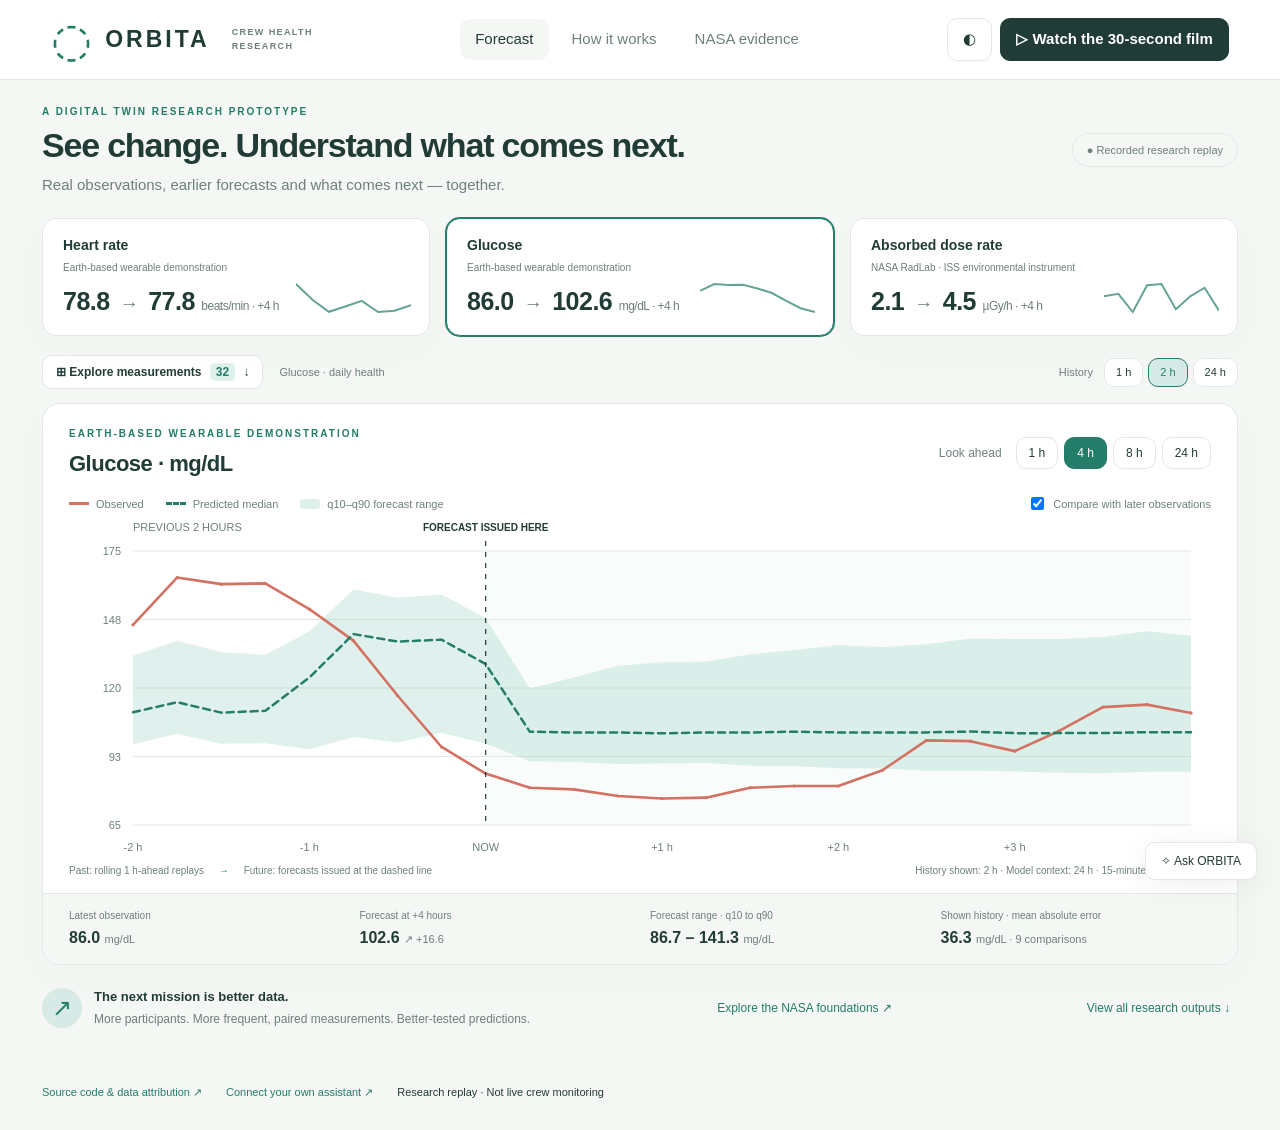
<file: docs/index.html>
<!doctype html>
<html lang="en"><head><meta charset="utf-8"><meta name="viewport" content="width=device-width,initial-scale=1"><title>ORBITA · A clearer view of what comes next</title><link rel="stylesheet" href="./presentation.css"></head>
<body><header><a class="brand" href="./" aria-label="Orbita home"><span class="orbit">◌</span> ORBITA <small>CREW HEALTH RESEARCH</small></a><nav aria-label="Main navigation"><button data-page="forecast" class="active">Forecast</button><button data-page="architecture">How it works</button><button data-page="evidence">NASA evidence</button></nav><div class="actions"><button id="theme" aria-label="Switch color theme">◐</button><button id="play" class="primary">▷ Watch the 30-second film</button></div></header>
<main><section id="forecast" class="page active"><div class="intro"><div><p class="eyebrow">A DIGITAL TWIN RESEARCH PROTOTYPE</p><h1>See change. Understand what comes next.</h1><p>Real observations, earlier forecasts and what comes next — together.</p></div><span class="pill">● Recorded research replay</span></div>
<div id="signals" class="signals" aria-label="Select a measurement"><p>Preparing model forecasts…</p></div>
<div class="workspace-bar"><button id="browseMeasurements" aria-haspopup="dialog">⊞ Explore measurements <span id="measurementCount">32</span> ↓</button><span id="selectedTrack">Glucose · daily health</span><div class="history-controls" aria-label="Visible history" title="Changes the display only. The model still uses its 24-hour input window."><span id="historyLabel">History</span><button data-history="1">1 h</button><button data-history="2" class="active">2 h</button><button data-history="24">24 h</button></div></div>
<article class="chart-panel"><div class="chart-heading"><div><p class="eyebrow" id="sourceLabel">INDEPENDENT EVIDENCE STREAM</p><h2 id="chartTitle">Loading measurements</h2></div><div class="horizons" aria-label="Future forecast window"><span>Look ahead</span><button data-h="1">1 h</button><button data-h="4" class="active">4 h</button><button data-h="8">8 h</button><button data-h="24">24 h</button></div></div>
<div class="legend"><span><i class="actual"></i>Observed</span><span><i class="predicted"></i>Predicted median</span><span><i class="range"></i>q10–q90 forecast range</span><label><input id="futureActual" type="checkbox" checked> Compare with later observations</label></div>
<div class="plot"><svg id="chart" viewBox="0 0 1440 350" role="img" aria-label="Observed measurements and historical and future probabilistic forecasts"></svg><div id="tooltip" hidden></div></div>
<div class="chart-footer"><span>Past: rolling 1 h-ahead replays <b>→</b> Future: forecasts issued at the dashed line</span><span id="resolution">96 real forecast steps · every 15 minutes</span></div>
<div class="forecast-summary" id="summary"></div></article>
<div class="bottom-row"><div class="purpose"><span class="tiny-orbit">↗</span><div><b>The next mission is better data.</b><p>More participants. More frequent, paired measurements. Better-tested predictions.</p></div></div><button class="text-button" data-page="evidence">Explore the NASA foundations ↗</button><button class="text-button" id="detailsButton">View all research outputs ↓</button></div>
<details id="researchDetails"><summary>Research outputs & evaluation</summary><p>Separate studies and separate timelines. Visit-based cardiac outputs remain visit-based; they are never converted into hourly astronaut measurements.</p><div id="outputs"></div><h3>Selected measurement · forecast values</h3><div class="table-wrap"><table id="forecastTable"></table></div><p id="evaluation"></p><p>Historical forecasts are retrospective replays from a fixed checkpoint, not archived live forecasts. The uncertainty range is nominally 80%; its measured coverage can differ. This prototype has no clinical validation.</p></details></section>
<section id="architecture" class="page"><div class="intro"><div><p class="eyebrow">FROM MEASUREMENTS TO POSSIBILITIES</p><h1>Different signals. A shared way to learn.</h1><p>Patterns from previous observations help each forecast head estimate what may come next.</p></div><a class="text-button" href="./presentation/architecture.drawio" download>Download editable diagram ↗</a></div><object id="network" data="./presentation/architecture.svg" type="image/svg+xml" aria-label="Animated model architecture"></object><div class="architecture-note"><b>One research concept. Independent evidence streams.</b><span>Missing-data masks preserve available observations. They cannot create measurements that were never collected.</span></div></section>
<section id="evidence" class="page"><div class="intro"><div><p class="eyebrow">BUILT ON OPEN RESEARCH</p><h1>NASA evidence. Clearly identified.</h1><p>Spaceflight, ground analogues and station instruments contribute different pieces of the picture.</p></div></div><div class="evidence-grid"><article><span class="evidence-icon">✧</span><p class="eyebrow">REAL SPACEFLIGHT · BLOOD PANELS</p><h2>Inspiration4</h2><p>Four crew members. Discrete measurements before and after the mission.</p><div class="evidence-use">Used in the earlier exploratory biomarker model. Not continuous hourly telemetry.</div><a href="https://osdr.nasa.gov/bio/repo/data/studies/OSD-575" target="_blank" rel="noopener">NASA OSD-575 · metabolic panel ↗</a><a href="https://osdr.nasa.gov/bio/repo/data/studies/OSD-569" target="_blank" rel="noopener">NASA OSD-569 · blood count ↗</a></article><article><span class="evidence-icon">♡</span><p class="eyebrow">GROUND ANALOGUES · CARDIOVASCULAR</p><h2>UTMB / CFT70</h2><p>NASA-hosted cardiac and vascular measurements from bed-rest research.</p><div class="evidence-use">Used to develop the current cardiovascular heads. Forecasts follow visits, not invented hours.</div><a href="https://lsda.jsc.nasa.gov/" target="_blank" rel="noopener">NASA Life Sciences Data Archive ↗</a></article><article><span class="evidence-icon">☼</span><p class="eyebrow">ISS ENVIRONMENT · RADIATION</p><h2>RadLab · DosTel1</h2><p>Fourteen days of station instrument observations, aggregated into 15-minute intervals.</p><div class="evidence-use">Used in the current radiation forecast head. Environmental exposure, not personal dosimetry.</div><a href="https://visualization.osdr.nasa.gov/radlab/" target="_blank" rel="noopener">NASA RadLab ↗</a></article></div><div class="earth-note"><b>And an Earth-based wearable demonstration.</b> <a href="https://physionet.org/content/big-ideas-glycemic-wearable/1.1.3/" target="_blank" rel="noopener">BIG IDEAs v1.1.3 (ODC-By)</a> glucose and heart-rate data support the continuous health-signal demonstration. These participants are not astronauts, and these datasets are not one synchronized individual.</div><div class="next-step"><p class="eyebrow">WHERE WE GO NEXT</p><h2>More people. More often. Closer to the mission.</h2><p>Collect frequent, paired astronaut measurements and activities to test whether predictions improve — and where they still fail.</p><div class="measurement-density" aria-label="Goal: collect observations more frequently"><div class="density-row"><b>Current research</b><i></i></div><div class="density-row goal"><b>Goal: denser data</b><i></i></div></div><span>Research prototype · Not clinically validated</span></div></section></main>
<dialog id="measurementDialog" aria-labelledby="measurementTitle"><div class="measurement-header"><div><p class="eyebrow">ONE CONCEPT · MANY MEASUREMENTS</p><h2 id="measurementTitle">Explore the research signals</h2></div><button id="closeMeasurements" aria-label="Close measurements">×</button></div><p class="measurement-intro">Choose a measurement to see its observations, earlier forecasts and next estimates.</p><label class="measurement-search"><span>⌕</span><input id="measurementSearch" type="search" placeholder="Search glucose, ventricular volume, radiation…" aria-label="Search measurements"></label><div class="measurement-filters" aria-label="Filter measurement categories"><button data-filter="all" class="active">All signals</button><button data-filter="health">Daily health</button><button data-filter="cardiac">NASA cardiovascular</button><button data-filter="environment">ISS environment</button></div><div id="measurementList"></div><div class="measurement-footnote"><span id="measurementResults"></span><span>Independent studies · Original measurement cadence</span></div></dialog>
<footer style="max-width:1680px;margin:0 auto;padding:0 42px 30px;font-size:11px;display:flex;gap:24px;flex-wrap:wrap"><a href="https://github.com/eric-mas03/ORBITA">Source code &amp; data attribution ↗</a><a href="https://github.com/eric-mas03/ORBITA/blob/main/docs/PERSONAL_ASSISTANT.md">Connect your own assistant ↗</a><span>Research replay · Not live crew monitoring</span></footer><button id="assistantLauncher" aria-controls="assistant" aria-expanded="false">✧ Ask ORBITA</button><aside id="assistant" hidden aria-label="ORBITA research guide"><div class="assistant-heading"><div class="assistant-logo">✧</div><div><p class="eyebrow">YOUR RESEARCH COMPANION</p><h2>Ask ORBITA</h2></div><button id="closeAssistant" aria-label="Close assistant">×</button></div><div class="assistant-body"><div id="assistantConnection" class="connection-card"><p class="eyebrow" id="connectionStatus">CONNECTION REQUIRED</p><b id="connectionTitle">Connect your own assistant</b><p id="connectionDescription">Use your personal Codex, Claude Code or OpenCode account. Credentials stay on your computer.</p><button id="openConnection">Connect your account ↗</button><button id="disconnectAgent" hidden>Disconnect</button><div id="connectionSetup" hidden><label>Your agent<select id="agentProvider"><option value="codex">Codex</option><option value="claude">Claude Code</option><option value="opencode">OpenCode</option></select></label><p class="connection-step">1. Sign in locally, then start your connector:</p><code id="agentCommands">codex login<br>python scripts/local_agent_bridge.py --provider codex</code><p class="connection-step">2. Paste the pairing code printed in your terminal.</p><label>Local pairing code<input id="agentPairing" type="password" autocomplete="off" spellcheck="false" placeholder="Code from your connector"></label><button id="connectAgent">Connect securely</button><a href="https://github.com/eric-mas03/ORBITA/blob/main/docs/PERSONAL_ASSISTANT.md" target="_blank" rel="noopener">Setup instructions ↗</a></div><p id="connectionError" role="status" hidden></p></div><p class="assistant-intro">A little context makes the forecast clearer. Let’s explore what the model can — and cannot — tell us.</p><div id="assistantContext"></div><div class="assistant-prompts"><button data-question="Explain the forecast range">Explain the forecast range ↗</button><button data-question="Which NASA data are used?">Where do these data come from? ↗</button><button data-question="Explain the historical predictions">How did earlier forecasts perform? ↗</button></div><div id="tourGuide" hidden></div><div id="messages" aria-live="polite"></div></div><div class="assistant-composer"><form id="chatForm"><input id="chatInput" aria-label="Ask a question" placeholder="Connect your own account to chat…" required disabled><button id="sendChat" aria-label="Send question" disabled>↗</button></form><small>Research guide · Evidence explanations, not clinical advice</small></div></aside>
<div id="tourCaption" hidden></div><div id="tourProgress"></div><button id="stopTour" hidden>Exit story ×</button><script src="./presentation.js"></script><script src="./assistant-connection.js"></script></body></html>
</file>
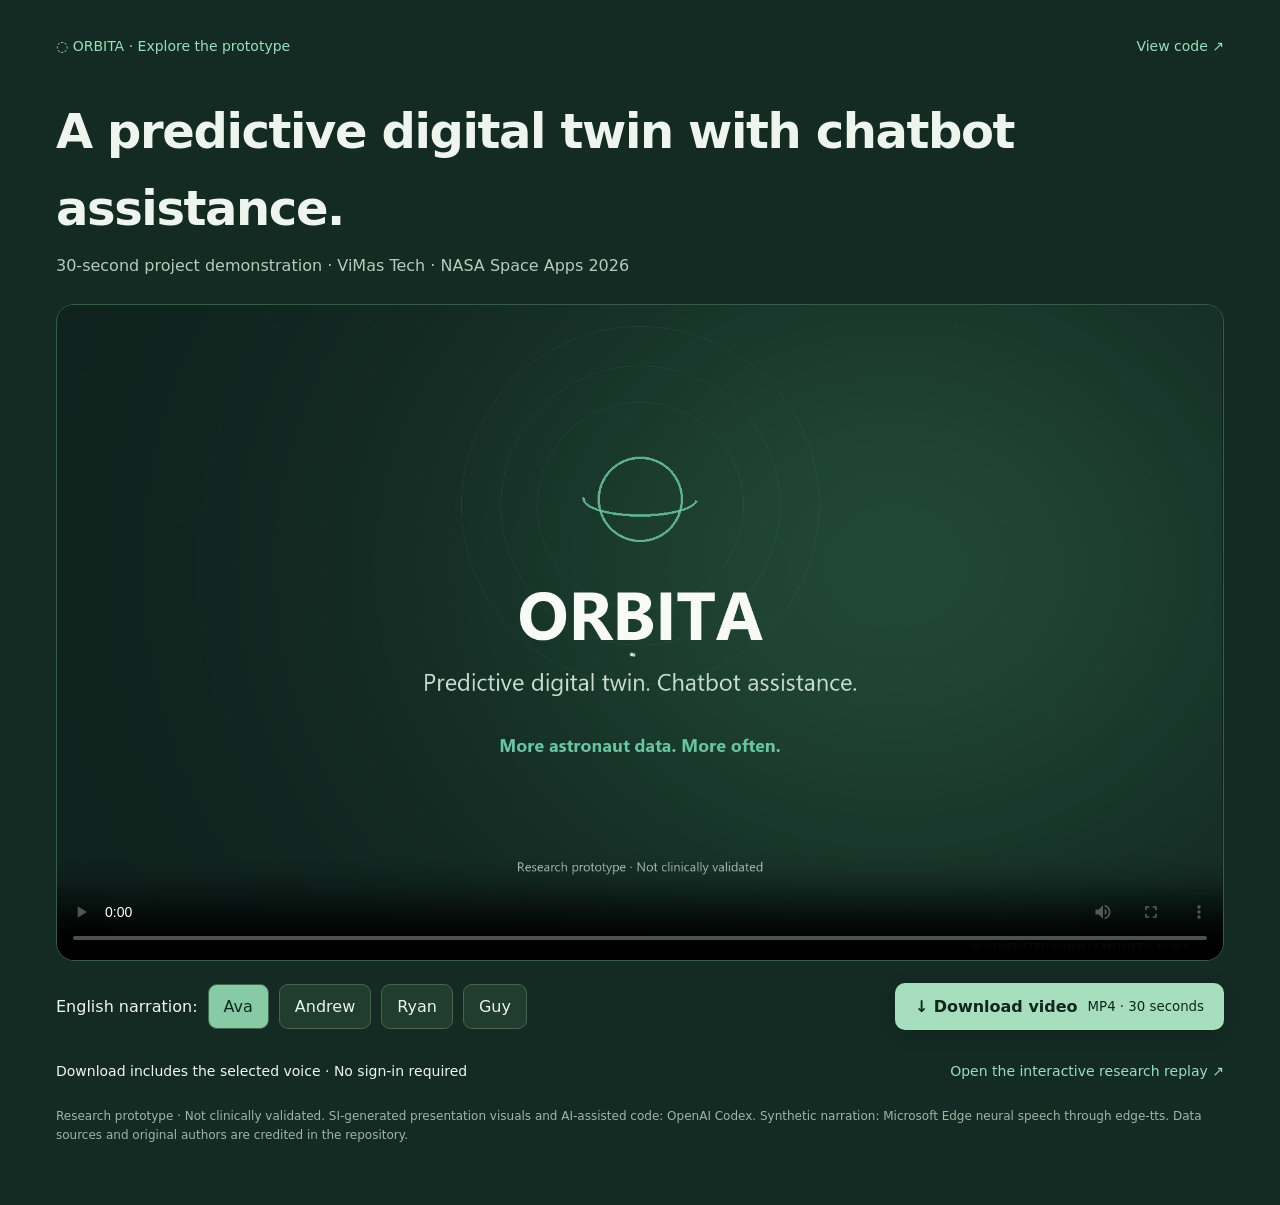
<file: docs/demo.html>
<!doctype html>
<html lang="en"><head><meta charset="utf-8"><meta name="viewport" content="width=device-width,initial-scale=1"><title>ORBITA · 30-second project demonstration</title>
<style>:root{color-scheme:dark}*{box-sizing:border-box}body{margin:0;background:#132b23;color:#eef5ef;font:16px/1.6 system-ui,sans-serif}main{max-width:1220px;margin:auto;padding:35px 26px}a{color:#9dddbb;text-decoration:none}.top{display:flex;justify-content:space-between;gap:20px;font-size:14px}h1{font-size:clamp(28px,4vw,48px);letter-spacing:-1.4px;margin:36px 0 6px}p{color:#b2ccbc;margin:0 0 25px}video{display:block;width:100%;aspect-ratio:16/9;background:#11261f;border:1px solid #355c45;border-radius:18px}.controls{display:flex;align-items:center;gap:10px;flex-wrap:wrap;margin:22px 0}button{border:1px solid #46654e;border-radius:9px;background:#203d30;color:#e9f4ec;padding:9px 15px;font:inherit;cursor:pointer}button.active{background:#87cba6;color:#11281c}button:focus-visible,a:focus-visible{outline:3px solid #a4d4ff;outline-offset:4px}.download-button{display:inline-flex;align-items:center;justify-content:center;margin-left:auto;padding:11px 20px;border-radius:10px;background:#a7dfbe;color:#10271b;font-weight:700;box-shadow:0 5px 18px #0002}.download-button:hover{background:#c3efd3}.download-button small{margin-left:10px;font-weight:400}@media(max-width:650px){.download-button{width:100%;margin:8px 0 0}}.note{font-size:12px;color:#9ab8a5;margin-top:24px}footer{display:flex;justify-content:space-between;gap:20px;flex-wrap:wrap;margin-top:30px;font-size:14px}</style></head>
<body><main><div class="top"><a href="./">◌ ORBITA · Explore the prototype</a><a href="https://github.com/eric-mas03/ORBITA">View code ↗</a></div>
<h1>A predictive digital twin with chatbot assistance.</h1><p>30-second project demonstration · ViMas Tech · NASA Space Apps 2026</p>
<video id="film" controls playsinline preload="metadata" poster="./media/ORBITA-closing-card.png"><source src="./media/ORBITA-demo-ava.mp4" type="video/mp4"><track id="subtitles" kind="subtitles" srclang="en" label="English" src="./media/ORBITA-demo-ava.vtt">Your browser does not support this video. Use the download link below.</video>
<div class="controls"><span>English narration:</span><button class="active" data-voice="ava">Ava</button><button data-voice="andrew">Andrew</button><button data-voice="ryan">Ryan</button><button data-voice="guy">Guy</button><a class="download-button" id="download" href="./media/ORBITA-demo-ava.mp4" download="ORBITA-ava.mp4">↓ Download video <small>MP4 · 30 seconds</small></a></div>
<footer><span>Download includes the selected voice · No sign-in required</span><a href="./">Open the interactive research replay ↗</a></footer>
<p class="note">Research prototype · Not clinically validated. SI-generated presentation visuals and AI-assisted code: OpenAI Codex. Synthetic narration: Microsoft Edge neural speech through edge-tts. Data sources and original authors are credited in the repository.</p>
</main><script>const film=document.querySelector('#film');document.querySelectorAll('[data-voice]').forEach(b=>b.onclick=()=>{film.pause();film.src='./media/ORBITA-demo-'+b.dataset.voice+'.mp4';document.querySelector('#download').href=film.src;document.querySelector('#download').download='ORBITA-'+b.dataset.voice+'.mp4';document.querySelector('#subtitles').src='./media/ORBITA-demo-'+b.dataset.voice+'.vtt';document.querySelectorAll('[data-voice]').forEach(x=>x.classList.toggle('active',x===b));film.load()})</script></body></html>
</file>
<file: docs/presentation.css>
:root{--bg:#f5f7f5;--surface:#fff;--ink:#213c36;--muted:#6d8079;--border:#e1e9e4;--mint:#237d69;--coral:#d37162;--shadow:0 12px 40px #21433406;--band:#66bba633;color-scheme:light}*{box-sizing:border-box}body{margin:0;background:var(--bg);color:var(--ink);font:15px/1.5 'Segoe UI',Arial,sans-serif;transition:background .3s}body.dark{--bg:#111e1b;--surface:#192a25;--ink:#e5f0e9;--muted:#a3b8ae;--border:#2e443b;--mint:#8ad5bb;--coral:#f0a592;--band:#8ad5bb2c;color-scheme:dark}button,input{font:inherit}button,a{touch-action:manipulation}button{cursor:pointer;border:1px solid var(--border);border-radius:10px;background:var(--surface);color:var(--ink);padding:9px 15px}button:hover,a:hover{filter:brightness(.94)}button:focus-visible,a:focus-visible,input:focus-visible{outline:3px solid #92beff;outline-offset:3px}a{color:var(--mint);text-decoration:none}header{height:80px;border-bottom:1px solid var(--border);padding:0 4%;display:flex;align-items:center;justify-content:space-between;background:var(--surface)}.brand{display:flex;align-items:center;gap:10px;letter-spacing:3px;font-size:23px;font-weight:750;color:var(--ink)}.orbit{font-size:47px;font-weight:400;color:var(--mint);line-height:1}.brand small{display:block;max-width:95px;letter-spacing:1.4px;font-size:9px;line-height:1.5;color:var(--muted);margin-left:12px}nav,.actions{display:flex;gap:8px;align-items:center}nav button{border:0;background:transparent;color:var(--muted)}nav button.active{background:var(--bg);color:var(--ink)}.primary{background:var(--ink);color:var(--surface);border-color:var(--ink);font-weight:600}main{max-width:1770px;padding:24px 42px 34px;margin:auto}.page{display:none}.page.active{display:block;animation:appear .45s ease both}@keyframes appear{from{opacity:0;transform:translateY(9px)}to{opacity:1;transform:none}}.intro{display:flex;align-items:center;justify-content:space-between;margin-bottom:22px;gap:20px}.eyebrow{font-size:10px;letter-spacing:2px;font-weight:750;color:var(--mint);margin:0 0 6px}h1{font-size:34px;letter-spacing:-1.2px;line-height:1.2;margin:0 0 8px;font-weight:650}.intro p:last-child{margin:0;color:var(--muted);font-size:15px}.pill{font-size:11px;border:1px solid var(--border);border-radius:30px;padding:8px 14px;color:var(--muted);white-space:nowrap}.signals{display:grid;grid-template-columns:repeat(3,1fr);gap:16px;margin-bottom:18px}.signal{text-align:left;position:relative;overflow:hidden;min-height:106px;padding:15px 20px;border:1px solid var(--border);box-shadow:var(--shadow);border-radius:14px}.signal.active{border-color:var(--mint);box-shadow:0 0 0 1px var(--mint)}.signal .signal-label{font-size:14px;font-weight:600}.signal .source{font-size:10px;color:var(--muted);display:block;margin-top:3px}.signal .value{font-size:25px;font-weight:650;letter-spacing:-.5px;margin-top:8px;display:block}.signal .value small{font-size:12px;font-weight:400;color:var(--muted)}.signal .value .arrow{font-size:19px;color:var(--muted);margin:0 10px}.signal svg{position:absolute;right:18px;bottom:20px;width:115px;height:35px;opacity:.7}.signal .value{padding-right:120px}.chart-panel{border:1px solid var(--border);background:var(--surface);border-radius:18px;padding:22px 26px 0;box-shadow:var(--shadow)}.chart-heading{display:flex;justify-content:space-between;align-items:center;gap:12px}h2{font-size:22px;font-weight:650;letter-spacing:-.5px;margin:0}.horizons{display:flex;align-items:center;gap:6px}.horizons span{font-size:12px;color:var(--muted);margin-right:8px}.horizons button{font-size:12px;padding:6px 12px}.horizons button.active{background:var(--mint);color:var(--surface);border-color:var(--mint)}.legend{display:flex;align-items:center;gap:22px;font-size:11px;color:var(--muted);margin:14px 0 0}.legend span{display:flex;align-items:center;gap:7px}.legend i{width:20px;height:0;border-top:3px solid var(--coral)}.legend i.predicted{border-color:var(--mint);border-top-style:dashed}.legend i.range{height:10px;background:var(--band);border:0;border-radius:3px}.legend label{margin-left:auto;display:flex;gap:6px;align-items:center}.plot{position:relative}#chart{width:100%;display:block;overflow:visible;min-height:270px}#chart text{font-family:inherit;fill:var(--muted);font-size:11px}#chart .grid{stroke:var(--border);stroke-width:1}#chart .measurement{fill:none;stroke:var(--coral);stroke-width:2.6;stroke-linejoin:round;stroke-linecap:round}#chart .median{fill:none;stroke:var(--mint);stroke-width:2.5;stroke-dasharray:7 5;stroke-linejoin:round;stroke-linecap:round}#chart .band{fill:var(--band)}#chart .now{stroke:var(--ink);stroke-width:1.2;stroke-dasharray:5 6}#chart .now-label{fill:var(--ink);font-weight:700;font-size:10px}#chart .future-bg{fill:var(--mint);opacity:.025}.chart-footer{display:flex;justify-content:space-between;font-size:10px;color:var(--muted);padding:0 0 15px}.chart-footer b{padding:0 12px;color:var(--mint)}.forecast-summary{display:grid;grid-template-columns:repeat(4,1fr);border-top:1px solid var(--border);margin:0 -26px;padding:14px 26px;gap:20px;border-radius:0 0 18px 18px;background:var(--bg)}.stat span{display:block;font-size:10px;color:var(--muted);margin-bottom:3px}.stat b{font-size:16px;font-weight:600}.stat small{font-weight:400;font-size:11px;color:var(--muted)}.bottom-row{display:flex;align-items:center;justify-content:space-between;padding:20px 0;gap:20px}.purpose{display:flex;gap:12px;align-items:center}.purpose b{font-size:13px}.purpose p{color:var(--muted);font-size:12px;margin:2px 0}.tiny-orbit{display:grid;place-items:center;width:40px;height:40px;border-radius:50%;background:var(--band);font-size:24px;color:var(--mint)}.text-button{font-size:12px;border:0;background:transparent;padding:8px;color:var(--mint);white-space:nowrap}#researchDetails{background:var(--surface);border:1px solid var(--border);padding:18px;border-radius:14px;font-size:12px;color:var(--muted)}#researchDetails:not([open]){display:none}#outputs{display:grid;grid-template-columns:repeat(4,1fr);gap:8px}#outputs button{text-align:left;font-size:11px}#outputs button small{display:block;color:var(--muted)}#tooltip{position:absolute;pointer-events:none;left:60px;top:45px;background:var(--surface);border:1px solid var(--border);padding:12px;box-shadow:var(--shadow);font-size:11px;border-radius:10px;max-width:330px;z-index:3}#network{width:100%;height:calc(100vh - 250px);min-height:480px;border:1px solid var(--border);background:#f8faf7;border-radius:18px}.architecture-note{display:flex;justify-content:space-between;gap:20px;padding:18px 0;font-size:12px;color:var(--muted)}.architecture-note b{color:var(--ink)}.evidence-grid{display:grid;grid-template-columns:repeat(3,1fr);gap:20px}.evidence-grid article{background:var(--surface);border:1px solid var(--border);border-radius:20px;padding:30px;min-height:340px}.evidence-icon{display:block;font-size:40px;color:var(--mint);margin-bottom:15px}.evidence-grid h2{font-size:27px;margin-bottom:12px}.evidence-grid p:not(.eyebrow){font-size:15px;color:var(--muted)}.evidence-use{padding:16px 0;margin:15px 0;border-top:1px solid var(--border);border-bottom:1px solid var(--border);font-size:13px}.evidence-grid a{display:block;font-size:12px;margin:8px 0}.earth-note{font-size:13px;color:var(--muted);padding:20px 4px}.earth-note b{color:var(--ink)}.next-step{background:var(--ink);color:var(--surface);border-radius:20px;padding:26px 32px;margin-top:4px}.next-step .eyebrow{color:#a6d1ba}.next-step h2{font-size:31px}.next-step p:not(.eyebrow){font-size:14px;opacity:.8;margin:9px 0}.next-step span{font-size:11px;opacity:.6}#assistantLauncher{position:fixed;right:23px;bottom:20px;box-shadow:0 4px 30px #0001;font-size:12px;z-index:8}#assistant{position:fixed;right:23px;bottom:70px;width:350px;max-width:calc(100vw - 30px);background:var(--surface);border:1px solid var(--border);box-shadow:0 20px 90px #0002;padding:20px;border-radius:18px;z-index:9;font-size:13px}#assistant>div:first-child{display:flex;justify-content:space-between;align-items:center}#assistant p,#assistant small{color:var(--muted)}#assistant small{font-size:10px}#messages{max-height:240px;overflow:auto}#messages p{padding:10px;background:var(--bg);border-radius:8px}#chatForm{display:flex;gap:5px;margin:15px 0}#chatInput{min-width:0;width:100%;background:var(--bg);color:var(--ink);border:1px solid var(--border);border-radius:8px;padding:9px;font-size:12px}#tourCaption{position:fixed;bottom:25px;left:50%;transform:translateX(-50%);z-index:30;background:#203b36ef;color:#fff;border:1px solid #658879;border-radius:13px;padding:14px 26px;font-size:20px;text-align:center;width:max-content;max-width:85vw;box-shadow:0 10px 50px #10251b30}#tourProgress{position:fixed;bottom:0;left:0;height:4px;background:var(--mint);width:0;z-index:40}#stopTour{position:fixed;right:20px;bottom:22px;z-index:40;font-size:11px}.tour #assistantLauncher,.tour .actions,.tour .bottom-row .text-button{visibility:hidden}.tour .next-step{transition:none}.tour.endcard .next-step{position:fixed;z-index:20;inset:190px 10% 150px;display:flex;flex-direction:column;justify-content:center;align-items:center;text-align:center;background:#203b36;color:#fff;box-shadow:0 0 0 250px var(--bg)}.tour.endcard .next-step h2{font-size:62px;max-width:1000px;line-height:1.15}.tour.endcard .next-step p:not(.eyebrow){font-size:23px;max-width:1000px}.tour.endcard .next-step span{margin-top:30px}.tour.endcard .next-step .eyebrow{font-size:13px;margin-bottom:25px}@media(min-width:1800px){main{padding-top:30px}.intro{margin-bottom:26px}h1{font-size:39px}.signal{min-height:115px}.chart-panel{padding-top:25px}#chart{height:390px}.forecast-summary{padding-top:17px;padding-bottom:17px}.bottom-row{padding-top:24px}}@media(max-width:1000px){header{padding:10px 18px;height:auto;flex-wrap:wrap;gap:10px}.brand small{display:none}.actions .primary{font-size:11px}main{padding:20px}.intro{align-items:start}.intro .pill{display:none}h1{font-size:27px}.signal svg{display:none}.signal .value{padding-right:0}.signal .value small{font-size:10px}.signal{padding:12px}.legend{flex-wrap:wrap;gap:12px}.legend label{margin-left:0}.chart-footer{flex-direction:column;gap:4px}.bottom-row{flex-wrap:wrap}.evidence-grid{gap:12px}.evidence-grid article{padding:20px}.forecast-summary{gap:8px}.architecture-note{flex-direction:column}.tour.endcard .next-step h2{font-size:40px}}@media(max-width:650px){header{justify-content:center}.brand{font-size:19px}.orbit{font-size:30px}.actions{position:absolute;right:12px;top:12px}.actions .primary{display:none}nav{width:100%;justify-content:center}nav button{font-size:12px}main{padding:20px 12px}h1{font-size:25px}.intro p:last-child{font-size:13px}.signals{gap:6px}.signal{min-height:112px;padding:10px}.signal .signal-label{font-size:12px}.signal .value{font-size:17px}.signal .value small{display:none}.signal .source{font-size:8px}.signal .value .arrow{margin:0 3px;font-size:13px}.chart-panel{padding:16px 12px 0}.chart-heading{flex-wrap:wrap}h2{font-size:19px}.horizons{width:100%;justify-content:space-between}.horizons span{margin:0}.legend{font-size:9px}.legend label{width:100%}#chart{min-height:230px}.forecast-summary{grid-template-columns:1fr 1fr;margin:0 -12px;padding:12px}.stat b{font-size:14px}.chart-footer{font-size:9px}.evidence-grid{grid-template-columns:1fr}.next-step{padding:22px}.next-step h2{font-size:25px}#outputs{grid-template-columns:1fr 1fr}#network{min-height:280px;height:360px}.tour.endcard .next-step{inset:160px 15px 120px}.tour.endcard .next-step h2{font-size:32px}#tourCaption{font-size:14px;bottom:55px}#stopTour{bottom:8px}.purpose p{font-size:11px}}@media(prefers-reduced-motion:reduce){*,*::before,*::after{animation:none!important;transition:none!important}}

/* Presentation framing and a readable compact layout. */
#network{height:calc(100vh - 330px);min-height:440px}
.tour{overflow:hidden}.tour #architecture>.intro,.tour #architecture>.architecture-note{display:none}.tour #network{height:calc(100vh - 235px);min-height:0}.tour #forecast .intro{margin-bottom:20px}.tour #forecast .bottom-row{visibility:hidden}
.measurement-density{display:none}.tour.endcard .measurement-density{display:grid;gap:18px;margin:24px auto 10px;min-width:600px;text-align:left}.density-row{display:flex;align-items:center;gap:20px;font-size:12px;color:#b7cdc1}.density-row b{width:145px;font-weight:400}.density-row i{display:block;width:400px;height:8px;background:radial-gradient(circle,#b7cdc1 3px,transparent 4px) 0 0/80px 8px}.density-row.goal i{background-size:20px 8px;background-image:radial-gradient(circle,#8de2bd 3px,transparent 4px)}
@media(max-width:650px){.signals{display:flex;overflow-x:auto;scroll-snap-type:x mandatory;padding-bottom:5px}.signal{min-width:240px;min-height:100px;scroll-snap-align:start}.signal .value{font-size:24px}.signal .value small{display:inline}.signal .source{font-size:10px}.signal .value .arrow{font-size:17px;margin:0 9px}.tour.endcard .measurement-density{min-width:0;width:100%}.density-row{gap:8px}.density-row b{width:100px}.density-row i{width:150px}.tour.endcard .next-step p:not(.eyebrow){font-size:16px}.tour.endcard .next-step span{margin-top:10px}#network{height:350px;min-height:0}#chart{height:300px}.architecture-note{font-size:11px}}

#storyEndcard{display:none}.tour.endcard #evidence .next-step{visibility:hidden}.tour.endcard #storyEndcard{display:flex;inset:170px 9% 155px;height:auto;margin:0;box-shadow:0 0 0 250px var(--bg);overflow:hidden}.tour.endcard #storyEndcard h2{max-width:1150px}.tour.endcard #storyEndcard .measurement-density{flex-shrink:0}.tour.endcard #storyEndcard p{flex-shrink:0}

.table-wrap{overflow:auto}table{border-collapse:collapse;width:100%;text-align:left;font-size:12px}th,td{padding:10px 12px;border-bottom:1px solid var(--border);white-space:nowrap}th{color:var(--ink);font-weight:600}h3{font-size:14px;color:var(--ink);margin-top:24px}

/* A short, adjustable history and a discoverable library of measurements. */
.workspace-bar{display:flex;align-items:center;gap:16px;margin:0 0 13px;min-height:36px}
#browseMeasurements{font-size:12px;font-weight:600;padding:7px 13px;background:var(--surface)}
#measurementCount{display:inline-block;background:var(--band);border-radius:5px;color:var(--mint);padding:0 6px;margin:0 5px}
#selectedTrack{font-size:11px;color:var(--muted);overflow:hidden;text-overflow:ellipsis;white-space:nowrap}
.history-controls{display:flex;align-items:center;gap:5px;margin-left:auto;white-space:nowrap}
.history-controls>span{font-size:11px;color:var(--muted);margin-right:6px}.history-controls button{font-size:11px;padding:5px 11px}
.history-controls button.active{color:var(--mint);background:var(--band);border-color:var(--mint)}
#measurementDialog{width:850px;max-width:calc(100vw - 32px);height:735px;max-height:calc(100dvh - 70px);padding:26px;border:1px solid var(--border);border-radius:22px;background:var(--surface);color:var(--ink);box-shadow:0 30px 120px #0c251d35}
#measurementDialog[open]{display:flex;flex-direction:column}#measurementDialog::backdrop{background:#0c211a45;backdrop-filter:blur(4px)}
.measurement-header{display:flex;justify-content:space-between;align-items:center;gap:15px}.measurement-header h2{font-size:25px}.measurement-header button{font-size:21px;padding:2px 12px}
.measurement-intro{color:var(--muted);font-size:12px;margin:12px 0 17px}.measurement-search{display:flex;align-items:center;gap:10px;background:var(--bg);border:1px solid var(--border);border-radius:10px;padding:9px 12px}.measurement-search span{font-size:23px;color:var(--muted);line-height:1}.measurement-search input{border:0;background:transparent;color:var(--ink);width:100%;min-width:0;font:inherit;font-size:13px;outline:none}
.measurement-filters{display:flex;gap:6px;padding:15px 0;flex-wrap:wrap}.measurement-filters button{font-size:11px;padding:6px 11px;border-radius:25px}.measurement-filters button.active{background:var(--ink);color:var(--surface);border-color:var(--ink)}
#measurementList{flex:1;min-height:0;overflow:auto;overscroll-behavior:contain;padding-right:6px;scrollbar-width:thin}
.measurement-group{margin:0 0 22px}.measurement-group-heading{display:flex;align-items:center;justify-content:space-between;gap:15px;margin-bottom:9px}.measurement-group-heading h3{margin:0;font-size:12px;letter-spacing:0}.measurement-group-heading>span{font-size:10px;color:var(--muted)}.measurement-grid{display:grid;grid-template-columns:repeat(2,1fr);gap:8px}.measurement-grid button{display:flex;align-items:center;justify-content:space-between;gap:12px;padding:12px 13px;text-align:left;border-radius:10px;background:var(--bg)}.measurement-grid button.selected{border-color:var(--mint);background:var(--band)}.measurement-name{font-size:12px;font-weight:550}.measurement-name small{display:block;font-size:10px;color:var(--muted);margin-top:4px;font-weight:400}.measurement-value{font-size:16px;font-weight:600;white-space:nowrap}.measurement-value i{font-style:normal;font-size:12px;color:var(--mint);margin-left:7px}.measurement-footnote{display:flex;justify-content:space-between;gap:12px;font-size:10px;color:var(--muted);padding-top:16px;border-top:1px solid var(--border);margin-top:8px}.no-measurements{text-align:center;padding:60px 10px;color:var(--muted);font-size:13px}

/* ORBITA occupies the full right edge while the desktop chart stays usable. */
:root{--assistant-width:410px}
#assistant{inset:0 0 0 auto;width:var(--assistant-width);max-width:100vw;height:100dvh;max-height:100dvh;padding:0;border-radius:0;border:0;border-left:1px solid var(--border);box-shadow:-12px 0 55px #10251b12;z-index:60;display:flex;flex-direction:column;animation:slide-in .25s ease both}
#assistant[hidden]{display:none}@keyframes slide-in{from{transform:translateX(25px);opacity:0}to{transform:none;opacity:1}}
.assistant-heading{padding:28px 24px 23px;border-bottom:1px solid var(--border);display:flex;gap:12px;align-items:center}.assistant-heading .eyebrow{font-size:8px;letter-spacing:1.6px}.assistant-heading h2{font-size:24px}.assistant-heading #closeAssistant{margin-left:auto;font-size:22px;line-height:1;padding:6px 10px}.assistant-logo{width:42px;height:42px;display:grid;place-items:center;border-radius:13px;background:var(--band);color:var(--mint);font-size:27px}.assistant-body{flex:1;min-height:0;overflow:auto;padding:22px 24px}.assistant-intro{margin:0 0 22px;font-size:13px;line-height:1.75;color:var(--muted)}#assistantContext{background:var(--bg);border:1px solid var(--border);border-radius:15px;padding:18px;margin-bottom:22px}#assistantContext>b{display:block;font-size:16px}.assistant-context-source{display:block;font-size:10px;color:var(--muted);margin-top:3px}.assistant-context-values{font-size:29px;letter-spacing:-.6px;font-weight:650;margin:12px 0 3px}.assistant-context-values>span{font-size:23px;font-weight:400;color:var(--muted);padding:0 5px}.assistant-context-values>small{font-size:11px;font-weight:400;letter-spacing:0}.assistant-context-caption{font-size:10px;color:var(--muted)}.assistant-range{font-size:11px;color:var(--mint);margin-top:14px;display:flex;align-items:center;gap:8px}.assistant-range i{height:10px;width:26px;border-radius:3px;background:var(--band)}.assistant-prompts{display:grid;gap:8px;margin-bottom:20px}.assistant-prompts button{font-size:11px;text-align:left;padding:11px 12px;border-radius:9px;background:transparent}#messages{max-height:none;overflow:visible}#messages p{font-size:12px;line-height:1.75;padding:13px 15px;border:1px solid var(--border)}#messages p:nth-child(odd){background:var(--band);color:var(--ink);margin-left:25px}#messages p:nth-child(even){background:var(--bg);margin-right:10px}.assistant-composer{padding:18px 24px 21px;border-top:1px solid var(--border);background:var(--surface)}#chatForm{margin:0 0 10px;gap:8px}#chatInput{font-size:12px;padding:13px 12px}#chatForm button{background:var(--mint);color:var(--surface);font-size:20px;padding:4px 13px}.assistant-composer small{display:block;text-align:center;font-size:9px}.assistant-open #assistantLauncher{display:none}
@media(min-width:1100px){.assistant-open main{margin-right:var(--assistant-width);max-width:calc(100% - var(--assistant-width));padding-left:28px;padding-right:28px}.assistant-open header{padding-right:calc(var(--assistant-width) + 28px);padding-left:28px}.assistant-open .intro h1{font-size:32px}.assistant-open .intro .pill{display:none}.assistant-open .signal svg{display:none}.assistant-open .signal .value{padding-right:0}.assistant-open .signal .value small{font-size:10px}.assistant-open #selectedTrack{display:none}.assistant-open .legend{gap:12px}.assistant-open .legend label{font-size:10px}.assistant-open .brand small{display:none}}
@media(min-width:1800px){.intro{margin-bottom:22px}h1{font-size:36px}.signal{min-height:101px}.signals{margin-bottom:13px}#chart{height:344px}.bottom-row{padding-top:18px}}
@media(min-width:1100px) and (max-width:1500px){.assistant-open .actions .primary{display:none}.assistant-open .signal .value{font-size:21px}.assistant-open .signal .value small{display:block}.assistant-open .legend{flex-wrap:wrap}.assistant-open .legend label{margin-left:0}.assistant-open .intro h1{font-size:27px}.assistant-open .brand{font-size:19px}}
@media(max-width:1099px){#assistant{width:390px}.assistant-open:before{content:'';position:fixed;inset:0;background:#0d211c45;backdrop-filter:blur(2px);z-index:55}}
@media(max-width:650px){.workspace-bar{flex-wrap:wrap;gap:10px;margin-bottom:14px}#selectedTrack{display:none}#browseMeasurements{font-size:11px;flex:1;text-align:left}.history-controls{gap:4px}.history-controls>span{font-size:10px;margin-right:2px}.history-controls button{padding:5px 8px}#measurementDialog{padding:20px 16px;max-height:calc(100dvh - 28px);max-width:calc(100vw - 20px);height:790px;border-radius:18px}.measurement-header h2{font-size:20px}.measurement-grid{grid-template-columns:1fr}.measurement-group-heading>span{font-size:9px}.measurement-filters{gap:5px}.measurement-filters button{font-size:10px;padding:5px 8px}.measurement-footnote{font-size:9px;flex-wrap:wrap;gap:3px}#assistant{width:100vw}.assistant-heading{padding:22px 20px}.assistant-body{padding:20px}.assistant-composer{padding:14px 20px max(18px,env(safe-area-inset-bottom))}}

@media(max-width:1099px){body.assistant-open{overflow:hidden}}
.tour:has(#measurementDialog[open]) #tourCaption{visibility:hidden}

#tourGuide{background:var(--band);border:1px solid var(--border);border-radius:12px;padding:15px;font-size:12px;line-height:1.8;color:var(--ink)}#tourGuide[hidden]{display:none}

.connection-card{padding:17px;border:1px solid var(--border);background:var(--bg);border-radius:14px;margin-bottom:20px}.connection-card>b{display:block;font-size:15px}.connection-card>p:not(.eyebrow){font-size:11px;line-height:1.7;margin:8px 0 12px;color:var(--muted)}.connection-card>button{font-size:11px;background:var(--mint);color:var(--surface);border-color:var(--mint);width:100%;padding:9px}.connection-card.connected{border-color:var(--mint)}#connectionSetup{margin-top:15px;padding-top:14px;border-top:1px solid var(--border)}#connectionSetup[hidden],#openConnection[hidden],#disconnectAgent[hidden]{display:none}#connectionSetup label{display:block;font-size:10px;color:var(--muted);margin:10px 0}#connectionSetup select,#connectionSetup input{display:block;width:100%;padding:9px;border:1px solid var(--border);border-radius:8px;background:var(--surface);color:var(--ink);font:inherit;font-size:12px;margin-top:5px}#agentCommands{display:block;white-space:pre-wrap;word-break:break-word;font-size:10px;line-height:1.8;background:var(--surface);border-radius:8px;padding:10px;color:var(--ink)}#connectionSetup .connection-step{font-size:10px;line-height:1.7}#connectionSetup>a{display:block;font-size:10px;margin-top:12px}#connectAgent{width:100%;font-size:11px;color:var(--surface);background:var(--mint);border-color:var(--mint)}#connectionError{font-size:10px;line-height:1.7;margin:12px 0 0;color:var(--coral)}button:disabled{cursor:not-allowed;opacity:.5}#chatInput:disabled{opacity:.7}
</file>
